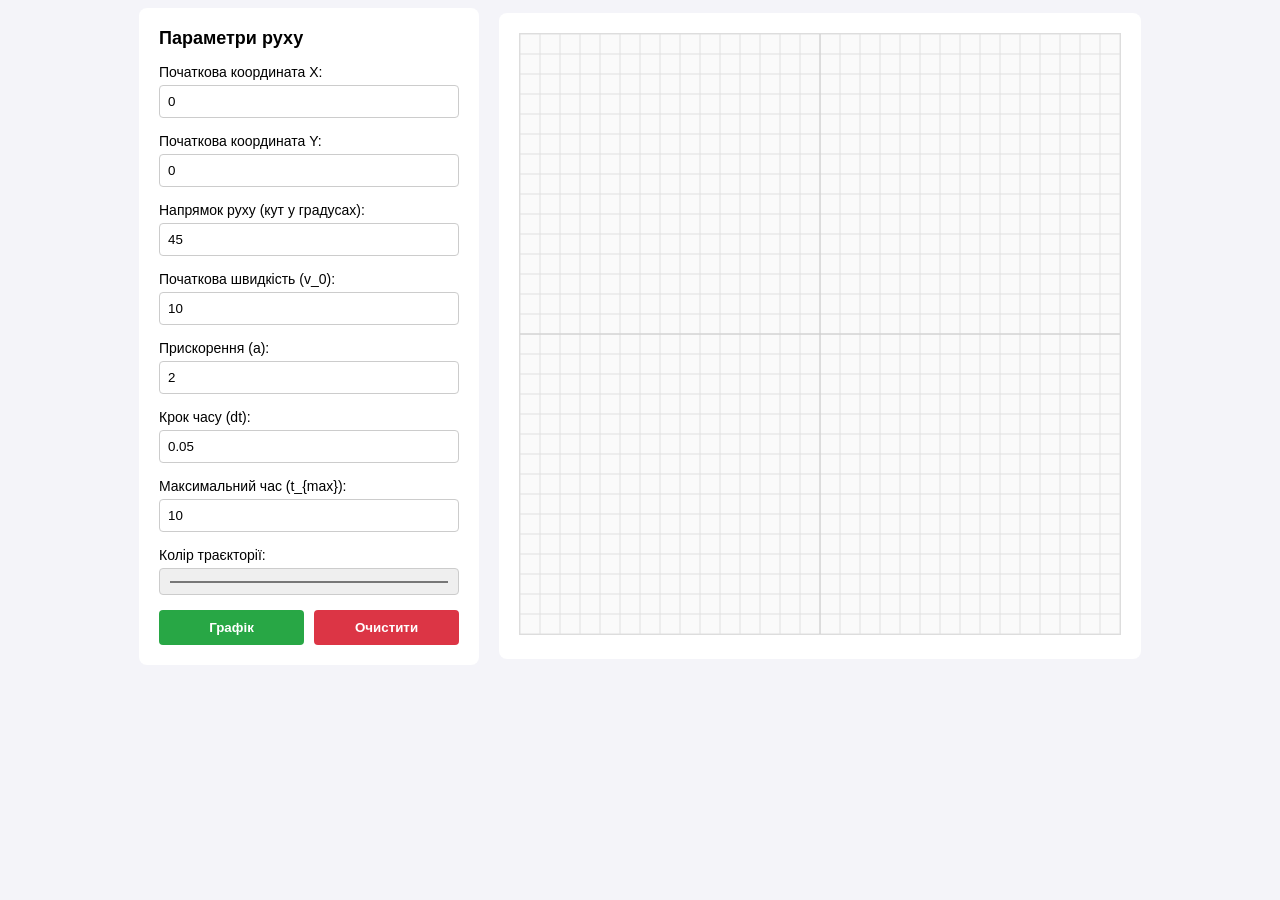
<file: index.html>
<!doctype html>
<html lang="uk">
  <head>
    <meta charset="UTF-8" />
    <meta name="viewport" content="width=device-width, initial-scale=1.0" />
    <link rel="stylesheet" href="style.css" />
    <title>Моделювання кінематики прямолінійного руху</title>
  </head>
  <body>
    <form id="kinematics-form" class="controls">
      <h2>Параметри руху</h2>
      <div class="input-group">
        <label for="x0">Початкова координата X:</label>
        <input type="number" id="x0" value="0" required />
      </div>
      <div class="input-group">
        <label for="y0">Початкова координата Y:</label>
        <input type="number" id="y0" value="0" required />
      </div>
      <div class="input-group">
        <label for="angle">Напрямок руху (кут у градусах):</label>
        <input type="number" id="angle" value="45" required />
      </div>
      <div class="input-group">
        <label for="v0">Початкова швидкість (v_0):</label>
        <input type="number" id="v0" value="10" min="0" required />
      </div>
      <div class="input-group">
        <label for="a">Прискорення (a):</label>
        <input type="number" id="a" value="2" required />
      </div>
      <div class="input-group">
        <label for="dt">Крок часу (dt):</label>
        <input
          type="number"
          id="dt"
          value="0.05"
          step="0.01"
          min="0.01"
          required
        />
      </div>
      <div class="input-group">
        <label for="tMax">Максимальний час (t_{max}):</label>
        <input type="number" id="tMax" value="10" min="0" required />
      </div>
      <div class="input-group">
        <label for="color">Колір траєкторії:</label>
        <input type="color" id="color" value="#007bff" />
      </div>
      <div class="buttons">
        <button type="submit" id="btn-draw">Графік</button>
        <button type="button" id="btn-clear">Очистити</button>
      </div>
    </form>

    <div class="canvas-container">
      <canvas id="simulationCanvas" width="600" height="600"></canvas>
    </div>
    <script src="./script.js"></script>
  </body>
</html>
</file>
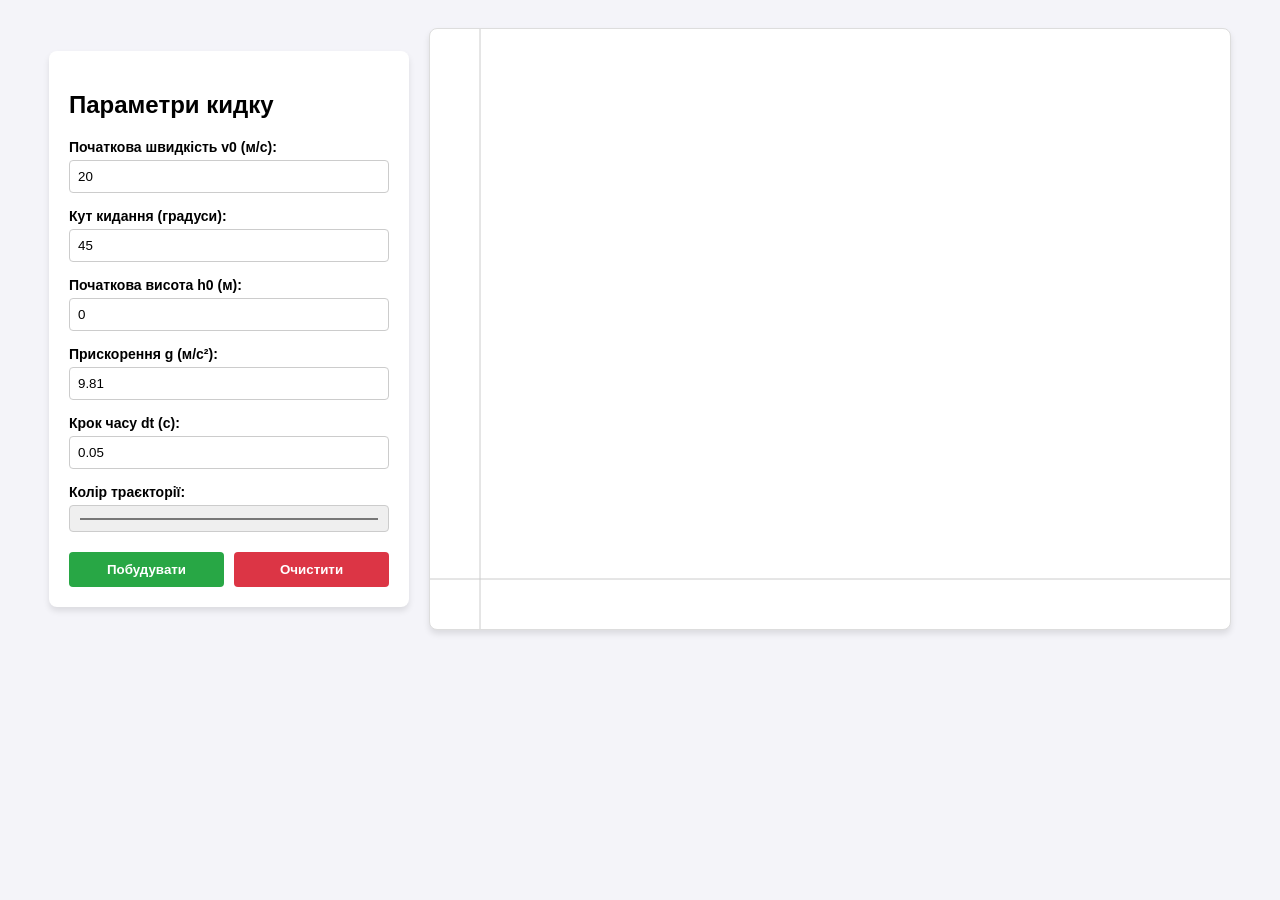
<file: lab_2/index.html>
<!DOCTYPE html>
<html lang="uk">
<head>
    <meta charset="UTF-8">
    <meta name="viewport" content="width=device-width, initial-scale=1.0">
    <link rel="stylesheet" href="./style.css">
    <title>Моделювання руху тіла кинутого під кутом</title>
</head>
<body>

    <form id="physics-form" class="controls">
        <h2>Параметри кидку</h2>
        <div class="input-group">
            <label>Початкова швидкість v0 (м/с):</label>
            <input type="number" id="v0" value="20" min="0" required>
        </div>
        <div class="input-group">
            <label>Кут кидання (градуси):</label>
            <input type="number" id="angle" value="45" min="0" max="90" required>
        </div>
        <div class="input-group">
            <label>Початкова висота h0 (м):</label>
            <input type="number" id="h0" value="0" min="0" required>
        </div>
        <div class="input-group">
            <label>Прискорення g (м/с²):</label>
            <input type="number" id="g" value="9.81" step="0.01" required>
        </div>
        <div class="input-group">
            <label>Крок часу dt (с):</label>
            <input type="number" id="dt" value="0.05" step="0.01" min="0.01" required>
        </div>
         <div class="input-group">
        <label for="color">Колір траєкторії:</label>
        <input type="color" id="color" value="#007bff" />
      </div>
        <div class="buttons">
            <button type="submit" id="btn-draw">Побудувати</button>
            <button type="button" id="btn-clear">Очистити</button>
        </div>
    </form>

    <canvas id="simCanvas" width="800" height="600"></canvas>

<script src="./script.js"></script>    
</body>
</html>
</file>
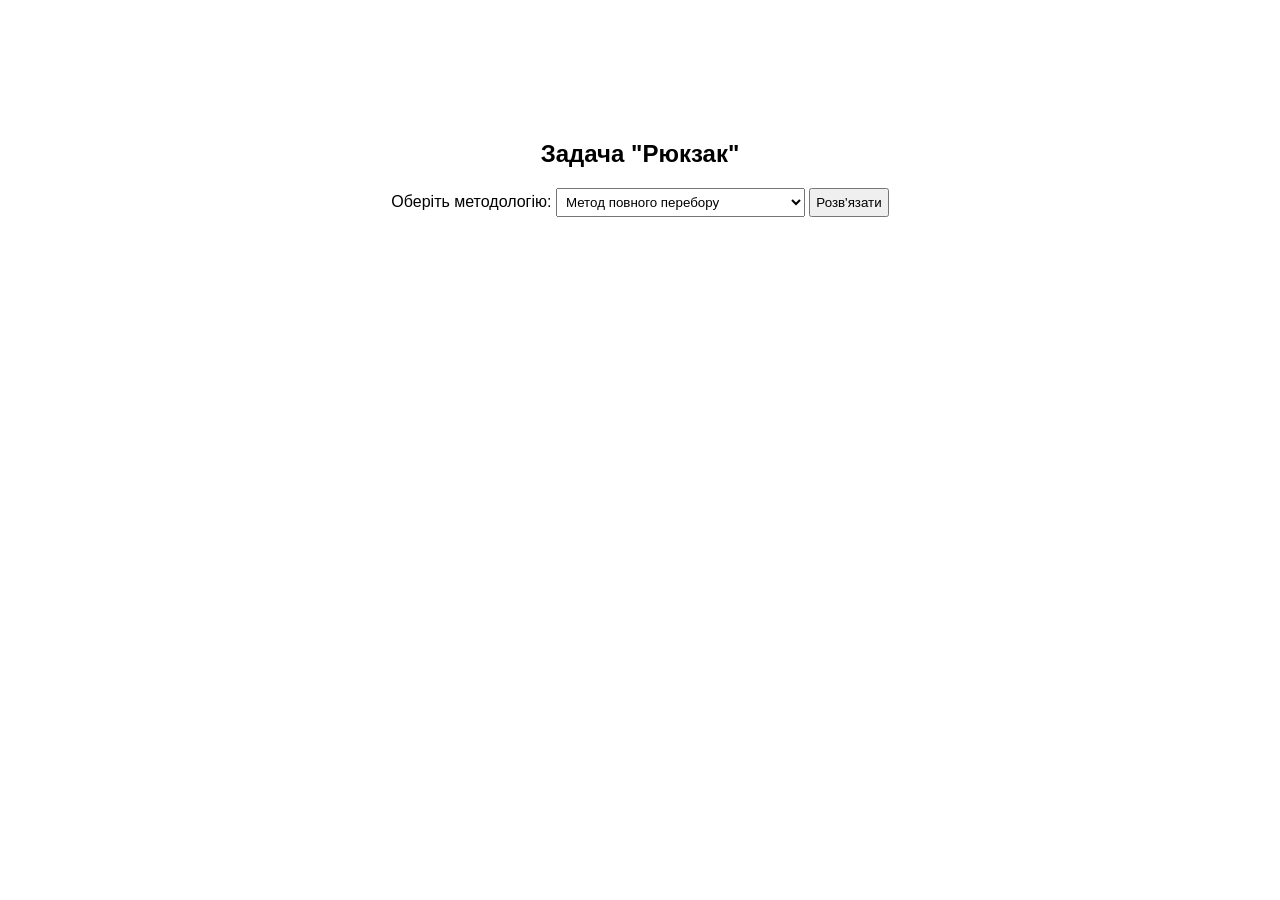
<file: lab_3/index.html>
<!DOCTYPE html>
<html lang="uk">
<head>
    <meta charset="UTF-8">
    <title>Задача "Рюкзак"</title>
    <style>
        body { font-family: sans-serif; padding: 20px; display: flex; flex-direction: column; align-items: center; margin-top:100px ;}
        table { border-collapse: collapse; margin-top: 20px; font-size: 12px; }
        th, td { border: 1px solid #999; padding: 5px; text-align: center; }
        th { background: #eee; }
        .highlight { background: #a8d5ff !important; font-weight: bold; color: black; }
        .animated {
            opacity: 0;
            transform: scale(0.5);
            animation: fadeIn 0.2s ease-out forwards;
        }
        @keyframes fadeIn {
            to { opacity: 1; transform: scale(1); }
        }
    </style>
</head>
<body>
    <h2>Задача "Рюкзак"</h2>
    <div style="margin-bottom: 20px;">
        <label for="methodSelect">Оберіть методологію:</label>
        <select id="methodSelect" style="padding: 5px;">
            <option value="bruteforce">Метод повного перебору</option>
            <option value="recursive">Рекурсивний метод</option>
            <option value="greedy">Жадібний метод</option>
            <option value="dp">Метод динамічного програмування</option>
            <option value="bnb">Метод гілок та меж</option>
        </select>
        <button onclick="runSelectedMethod()" style="padding: 5px;">Розв'язати</button>
    </div>
    <div id="resultContainer"></div>
    <div id="tableContainer" style="overflow-x: auto;"></div>

    <script src="script.js"></script>
</body>
</html>
</file>
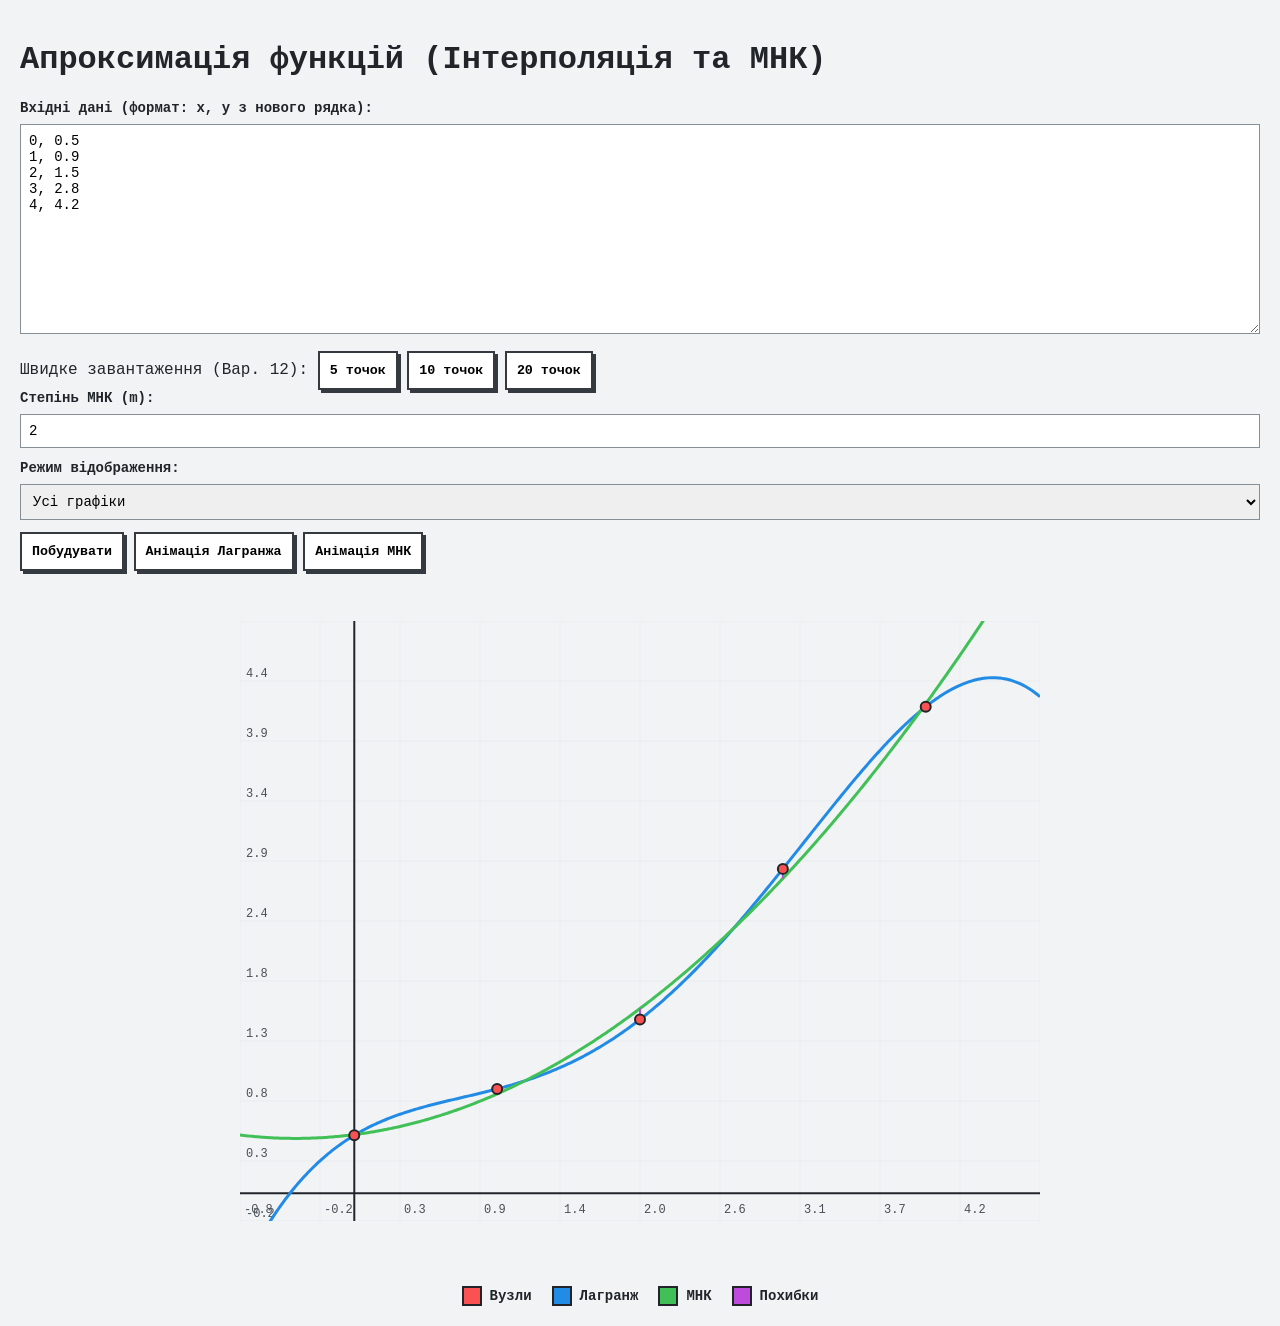
<file: lab_4/index.html>
<!doctype html>
<html lang="uk">
  <head>
    <meta charset="UTF-8" />
    <meta name="viewport" content="width=device-width, initial-scale=1.0" />
    <title>Апроксимація</title>
    <link rel="stylesheet" href="style.css" />
  </head>
  <body>
    <div class="wrapper">
      <h1>Апроксимація функцій (Інтерполяція та МНК)</h1>

      <div class="main-layout">
        <div class="sidebar">
          <label>Вхідні дані (формат: x, y з нового рядка):</label>
          <textarea id="dataInput" rows="12"></textarea>

          <div class="quick-load">
            <span>Швидке завантаження (Вар. 12):</span>
            <button onclick="loadVariantData(5)">5 точок</button>
            <button onclick="loadVariantData(10)">10 точок</button>
            <button onclick="loadVariantData(20)">20 точок</button>
          </div>

          <div class="controls">
            <label>Степінь МНК (m):</label>
            <input type="number" id="polyDegree" value="2" min="1" max="5" />

            <label>Режим відображення:</label>
            <select id="displayMode">
              <option value="all">Усі графіки</option>
              <option value="lagrange">Тільки Лагранж</option>
              <option value="lsm">Тільки МНК</option>
            </select>

            <button class="btn-primary" onclick="processDataAndDraw()">
              Побудувати
            </button>
            <button class="btn-anim" onclick="startLagrangeAnim()">
              Анімація Лагранжа
            </button>
            <button class="btn-anim" onclick="startLSMAnim()">
              Анімація МНК
            </button>
          </div>
        </div>

        <canvas id="approximationPlot" width="800" height="600"></canvas>
        <div class="canvas-container">
          <div id="canvas-tooltip"></div>
          <div class="legend">
            <div class="leg-item">
              <div class="box bg-red"></div>
              Вузли
            </div>
            <div class="leg-item">
              <div class="box bg-blue"></div>
              Лагранж
            </div>
            <div class="leg-item">
              <div class="box bg-green"></div>
              МНК
            </div>
            <div class="leg-item">
              <div class="box bg-purple"></div>
              Похибки
            </div>
          </div>
        </div>
      </div>
    </div>

    <script src="math.js"></script>
    <script src="render.js"></script>
    <script src="app.js"></script>
  </body>
</html>
</file>
<file: style.css>
body {
            font-family: Arial, sans-serif;
            display: flex;
            justify-content: center;
            align-items: center;
            gap: 20px;
            background-color: #f4f4f9;
        }
        .controls {
            background: #fff;
            padding: 20px;
            border-radius: 8px;
            width: 300px;
        }
        .controls h2 {
            font-size: 18px;
            margin-top: 0;
        }
        .input-group {
            margin-bottom: 15px;
        }
        .input-group label {
            display: block;
            margin-bottom: 5px;
            font-size: 14px;
        }
        .input-group input {
            width: 100%;
            padding: 8px;
            box-sizing: border-box;
            border: 1px solid #ccc;
            border-radius: 4px;
        }
        .buttons {
            display: flex;
            gap: 10px;
        }
        button {
            padding: 10px 15px;
            border: none;
            border-radius: 4px;
            cursor: pointer;
            color: #fff;
            font-weight: bold;
            flex: 1;
        }
        #btn-draw {
            background-color: #28a745;
        }
        #btn-draw:hover { background-color: #218838; }
        #btn-clear {
            background-color: #dc3545;
        }
        #btn-clear:hover { background-color: #c82333; }
        .canvas-container {
            background: #fff;
            padding: 20px;
            border-radius: 8px;
        }
        canvas {
            border: 1px solid #ddd;
            background-color: #fafafa;
        }
</file>
<file: lab_2/style.css>
body {
  font-family: Arial, sans-serif;
  display: flex;
  gap: 20px;
  padding: 20px;
  background: #f4f4f9;
  justify-content: center;
  align-items: center;
}
.controls {
  background: white;
  padding: 20px;
  border-radius: 8px;
  box-shadow: 0 4px 6px rgba(0, 0, 0, 0.1);
  width: 320px;
}
.input-group {
  margin-bottom: 15px;
}
label {
  display: block;
  margin-bottom: 5px;
  font-weight: bold;
  font-size: 14px;
}
input {
  width: 100%;
  padding: 8px;
  box-sizing: border-box;
  border: 1px solid #ccc;
  border-radius: 4px;
}
.buttons {
  display: flex;
  gap: 10px;
  margin-top: 20px;
}
button {
  padding: 10px;
  flex: 1;
  border: none;
  border-radius: 4px;
  cursor: pointer;
  font-weight: bold;
  color: white;
}
#btn-draw {
  background-color: #28a745;
}
#btn-clear {
  background-color: #dc3545;
}
canvas {
  background: white;
  border-radius: 8px;
  box-shadow: 0 4px 6px rgba(0, 0, 0, 0.1);
  border: 1px solid #ddd;
}
</file>
<file: lab_4/style.css>
body {
  font-family: "Courier New", Courier, monospace;
  background-color: #f1f3f5;
  margin: 0;
  padding: 20px;
  color: #212529;
}

.lab-container {
  max-width: 1250px;
  margin: 0 auto;
  background: #ffffff;
  border: 2px solid #343a40;
  box-shadow: 6px 6px 0px #adb5bd;
  padding: 25px;
}

header h1,
header h2 {
  margin: 0;
  padding-bottom: 10px;
  text-transform: uppercase;
  letter-spacing: -0.5px;
}
header {
  border-bottom: 2px solid #343a40;
  margin-bottom: 20px;
}

.workspace {
  display: flex;
  gap: 25px;
}
.control-panel {
  width: 300px;
  display: flex;
  flex-direction: column;
  gap: 20px;
}

.panel-section {
  border: 1px solid #ced4da;
  padding: 15px;
  background: #f8f9fa;
}
label {
  font-weight: bold;
  display: block;
  margin-bottom: 8px;
  font-size: 14px;
}

textarea,
input,
select {
  width: 100%;
  box-sizing: border-box;
  border: 1px solid #868e96;
  padding: 8px;
  font-family: "Courier New", monospace;
  font-size: 14px;
  margin-bottom: 12px;
}

button {
  background: #ffffff;
  border: 2px solid #343a40;
  padding: 10px;
  font-family: inherit;
  font-weight: bold;
  cursor: pointer;
  box-shadow: 3px 3px 0px #343a40;
  transition: all 0.1s;
}
button:active {
  transform: translate(3px, 3px);
  box-shadow: 0px 0px 0px #343a40;
}

.presets {
  display: flex;
  gap: 8px;
}
.presets button {
  flex: 1;
  padding: 6px;
  font-size: 12px;
  box-shadow: 2px 2px 0px #343a40;
}
.presets button:active {
  transform: translate(2px, 2px);
}

.actions {
  display: flex;
  flex-direction: column;
}

#approximationPlot {
  margin-top: 50px;
  display: block;
  margin-left: auto;
  margin-right: auto;
  margin-bottom: 50px;
}

.canvas-container {
  display: flex;
  justify-content: center;
}

.legend {
  display: flex;
  gap: 20px;
  justify-content: center;
  margin-top: 15px;
  font-weight: bold;
  font-size: 14px;
}

.leg-item {
  display: flex;
  align-items: center;
  gap: 8px;
}

.box {
  width: 16px;
  height: 16px;
  border: 2px solid #212529;
}

.bg-red {
  background-color: #fa5252;
}
.bg-blue {
  background-color: #228be6;
}
.bg-green {
  background-color: #40c057;
}
.bg-purple {
  background-color: #be4bdb;
}


#canvas-tooltip { 
  position: fixed; 
    background: rgba(33, 37, 41, 0.95);
    color: #fff; 
    padding: 10px; 
    border-radius: 4px; 
    font-size: 13px; 
    display: none; 
    pointer-events: none; 
    z-index: 1000; 
    line-height: 1.5;
    white-space: nowrap;
}

.plot-area {
    position: relative; 
}
</file>
